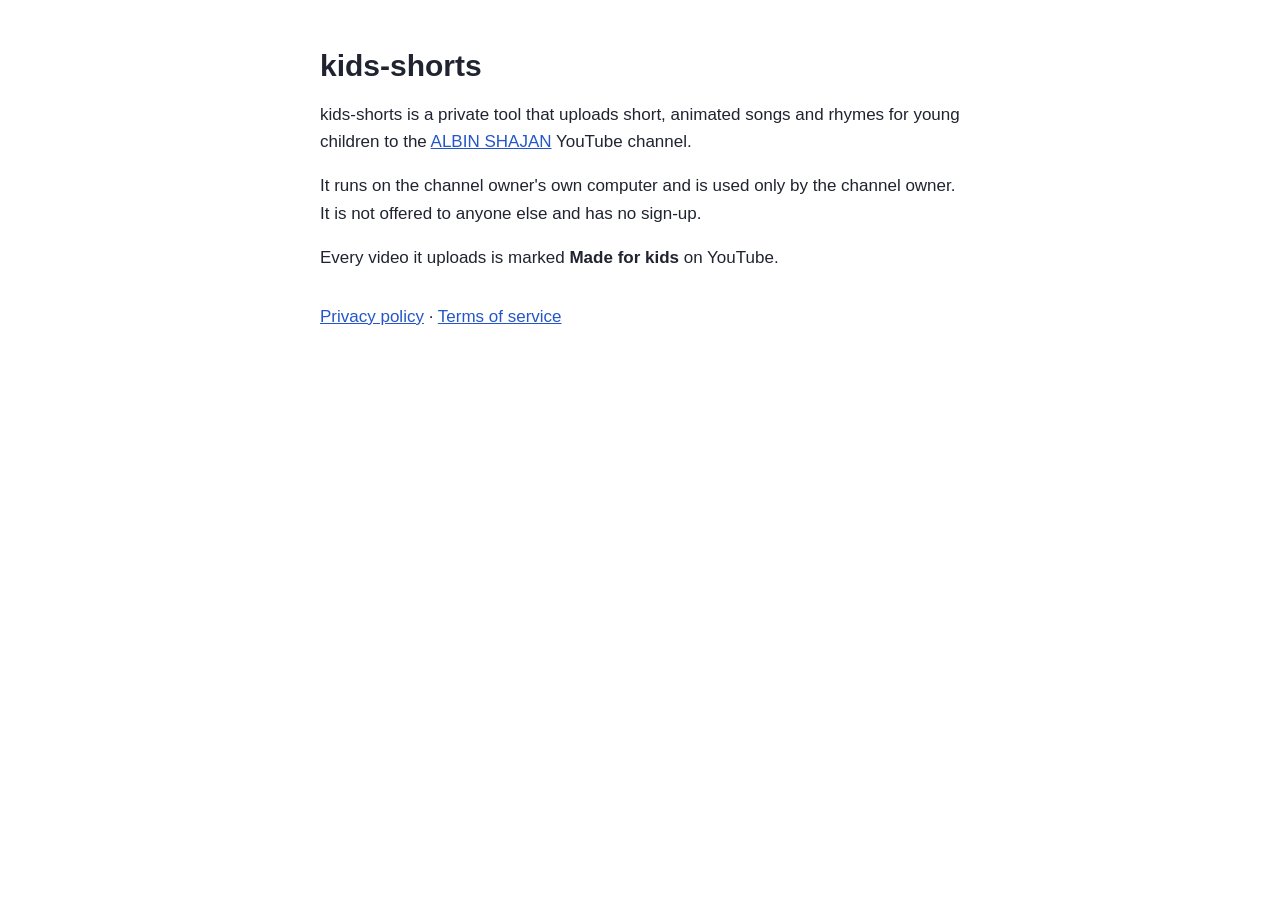
<file: index.html>
<!doctype html>
<html lang="en">
<head>
<meta charset="utf-8">
<meta name="viewport" content="width=device-width, initial-scale=1">
<title>kids-shorts</title>
<link rel="stylesheet" href="style.css">
</head>
<body>
<main>
  <h1>kids-shorts</h1>
  <p>kids-shorts is a private tool that uploads short, animated songs and rhymes for young children to the
     <a href="https://www.youtube.com/channel/UCvrawWnwn2nZFdn1Z1Xpx3Q">ALBIN SHAJAN</a> YouTube channel.</p>
  <p>It runs on the channel owner's own computer and is used only by the channel owner. It is not offered to
     anyone else and has no sign-up.</p>
  <p>Every video it uploads is marked <strong>Made for kids</strong> on YouTube.</p>
  <nav><a href="privacy.html">Privacy policy</a> · <a href="terms.html">Terms of service</a></nav>
</main>
</body>
</html>
</file>
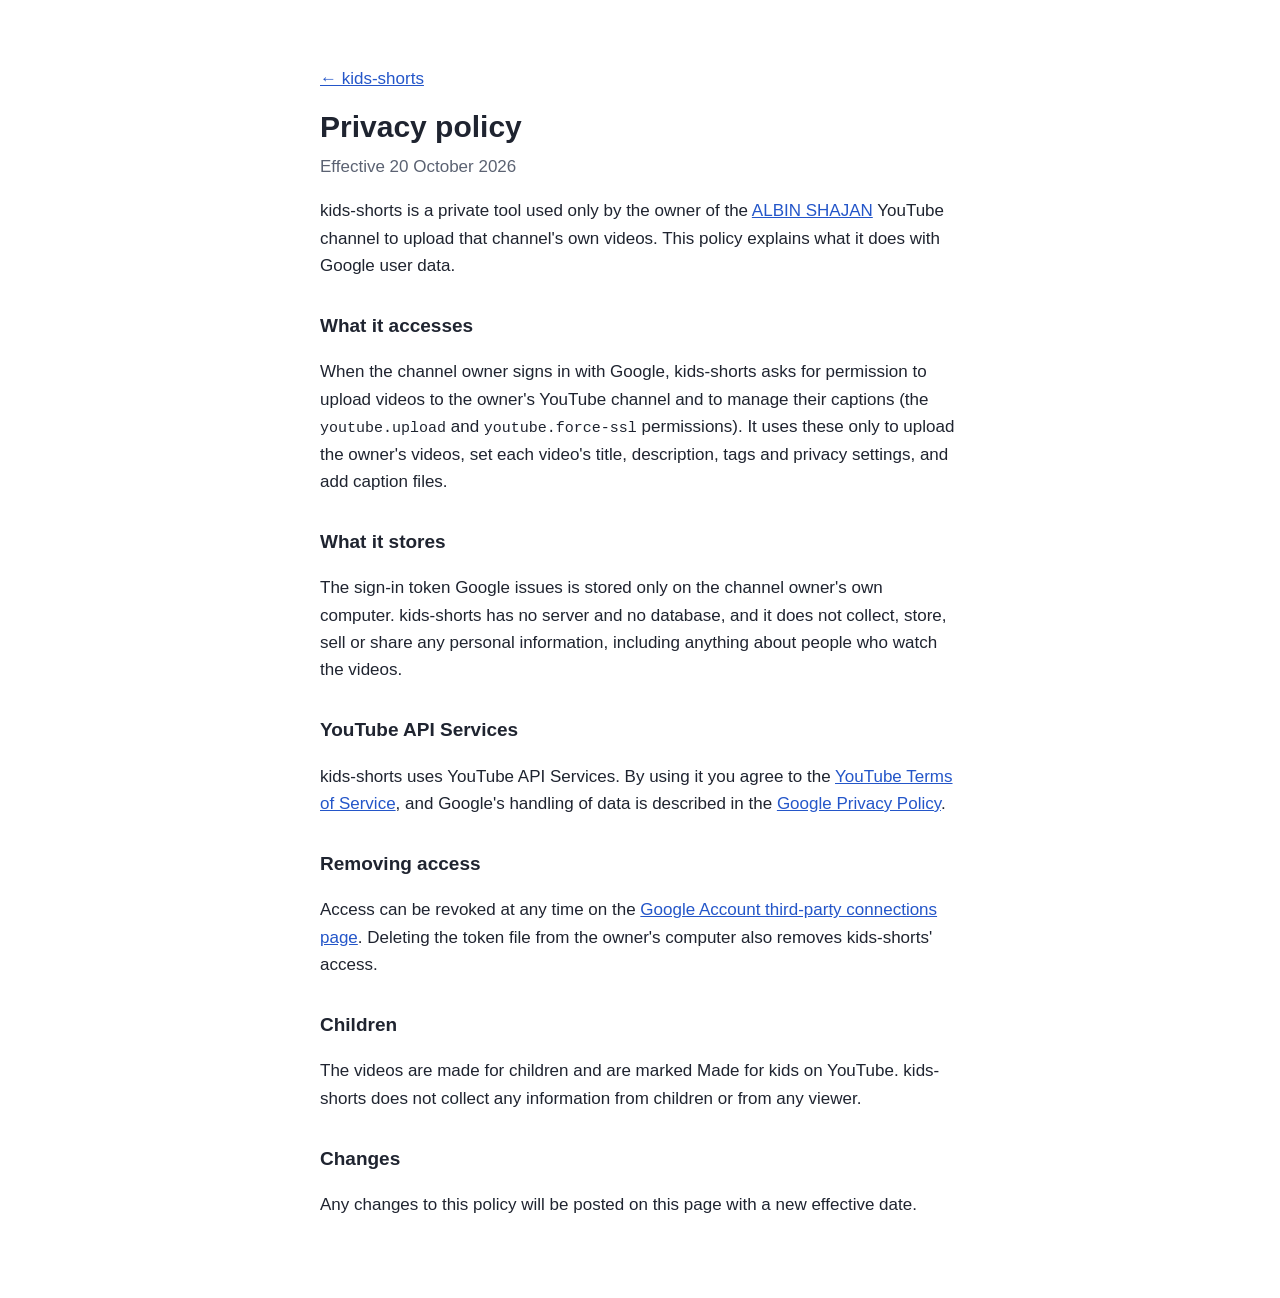
<file: privacy.html>
<!doctype html>
<html lang="en">
<head>
<meta charset="utf-8">
<meta name="viewport" content="width=device-width, initial-scale=1">
<title>Privacy policy · kids-shorts</title>
<link rel="stylesheet" href="style.css">
</head>
<body>
<main>
  <p><a href="index.html">← kids-shorts</a></p>
  <h1>Privacy policy</h1>
  <p class="muted">Effective 20 October 2026</p>

  <p>kids-shorts is a private tool used only by the owner of the
     <a href="https://www.youtube.com/channel/UCvrawWnwn2nZFdn1Z1Xpx3Q">ALBIN SHAJAN</a> YouTube channel to upload
     that channel's own videos. This policy explains what it does with Google user data.</p>

  <h2>What it accesses</h2>
  <p>When the channel owner signs in with Google, kids-shorts asks for permission to upload videos to the owner's
     YouTube channel and to manage their captions (the <code>youtube.upload</code> and <code>youtube.force-ssl</code>
     permissions). It uses these only to upload the owner's videos, set each video's title, description, tags and
     privacy settings, and add caption files.</p>

  <h2>What it stores</h2>
  <p>The sign-in token Google issues is stored only on the channel owner's own computer. kids-shorts has no server
     and no database, and it does not collect, store, sell or share any personal information, including anything
     about people who watch the videos.</p>

  <h2>YouTube API Services</h2>
  <p>kids-shorts uses YouTube API Services. By using it you agree to the
     <a href="https://www.youtube.com/t/terms">YouTube Terms of Service</a>, and Google's handling of data is
     described in the <a href="https://policies.google.com/privacy">Google Privacy Policy</a>.</p>

  <h2>Removing access</h2>
  <p>Access can be revoked at any time on the
     <a href="https://myaccount.google.com/connections">Google Account third-party connections page</a>.
     Deleting the token file from the owner's computer also removes kids-shorts' access.</p>

  <h2>Children</h2>
  <p>The videos are made for children and are marked Made for kids on YouTube. kids-shorts does not collect any
     information from children or from any viewer.</p>

  <h2>Changes</h2>
  <p>Any changes to this policy will be posted on this page with a new effective date.</p>
</main>
</body>
</html>
</file>
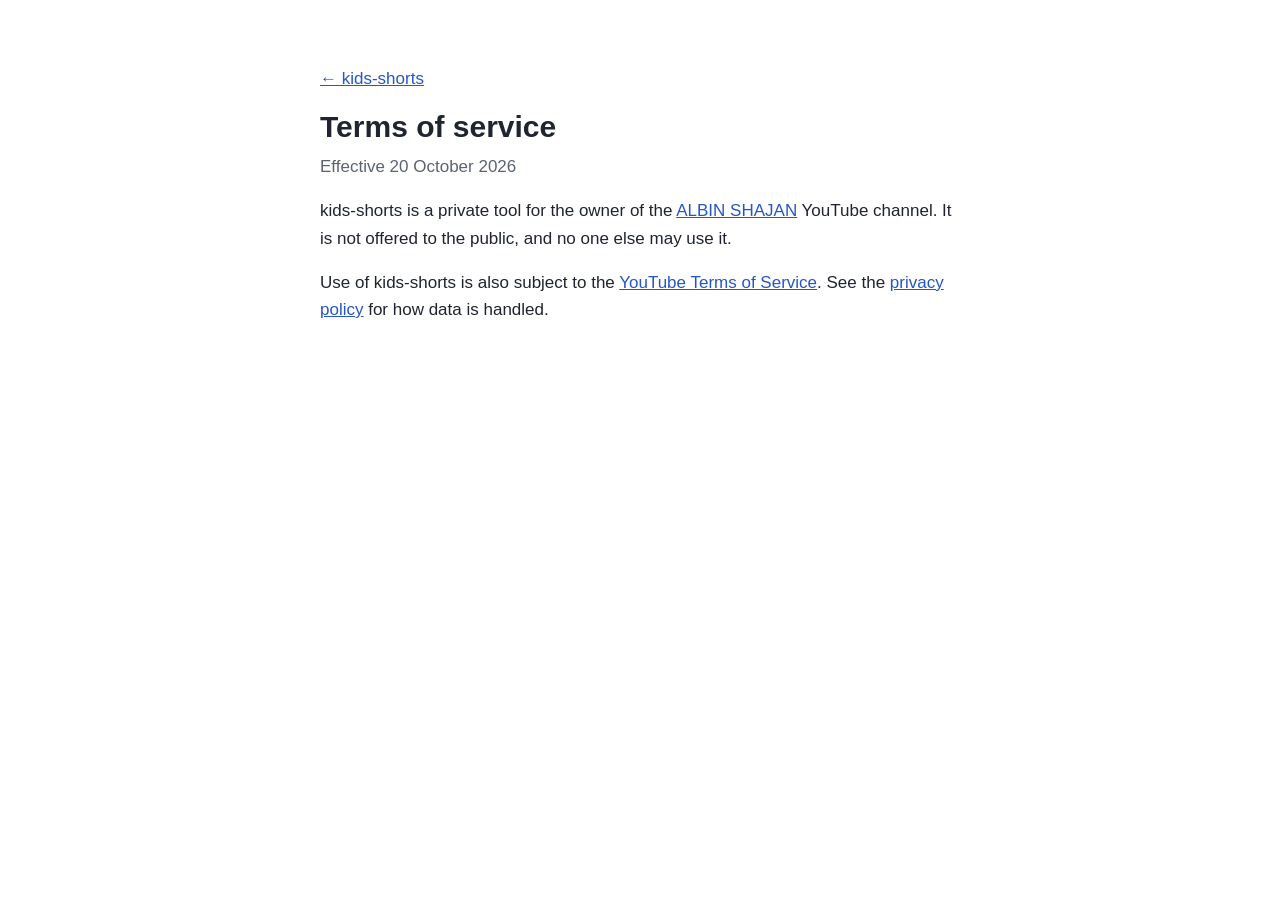
<file: terms.html>
<!doctype html>
<html lang="en">
<head>
<meta charset="utf-8">
<meta name="viewport" content="width=device-width, initial-scale=1">
<title>Terms of service · kids-shorts</title>
<link rel="stylesheet" href="style.css">
</head>
<body>
<main>
  <p><a href="index.html">← kids-shorts</a></p>
  <h1>Terms of service</h1>
  <p class="muted">Effective 20 October 2026</p>
  <p>kids-shorts is a private tool for the owner of the
     <a href="https://www.youtube.com/channel/UCvrawWnwn2nZFdn1Z1Xpx3Q">ALBIN SHAJAN</a> YouTube channel. It is
     not offered to the public, and no one else may use it.</p>
  <p>Use of kids-shorts is also subject to the <a href="https://www.youtube.com/t/terms">YouTube Terms of Service</a>.
     See the <a href="privacy.html">privacy policy</a> for how data is handled.</p>
</main>
</body>
</html>
</file>
<file: style.css>
:root { --bg: #ffffff; --text: #1f2430; --muted: #5b6272; --link: #2456c9; }
@media (prefers-color-scheme: dark) {
  :root { --bg: #15171c; --text: #e6e8ee; --muted: #9aa1b0; --link: #8db0ff; }
}
body { margin: 0; background: var(--bg); color: var(--text);
       font: 17px/1.6 -apple-system, BlinkMacSystemFont, "Segoe UI", Roboto, sans-serif; }
main { max-width: 640px; margin: 0 auto; padding: 48px 16px 64px; }
h1 { font-size: 30px; line-height: 1.2; margin: 0 0 16px; }
h2 { font-size: 19px; margin: 32px 0 8px; }
a { color: var(--link); }
.muted { color: var(--muted); margin-top: -8px; }
nav { margin-top: 32px; }
code { font-size: 15px; }
</file>
